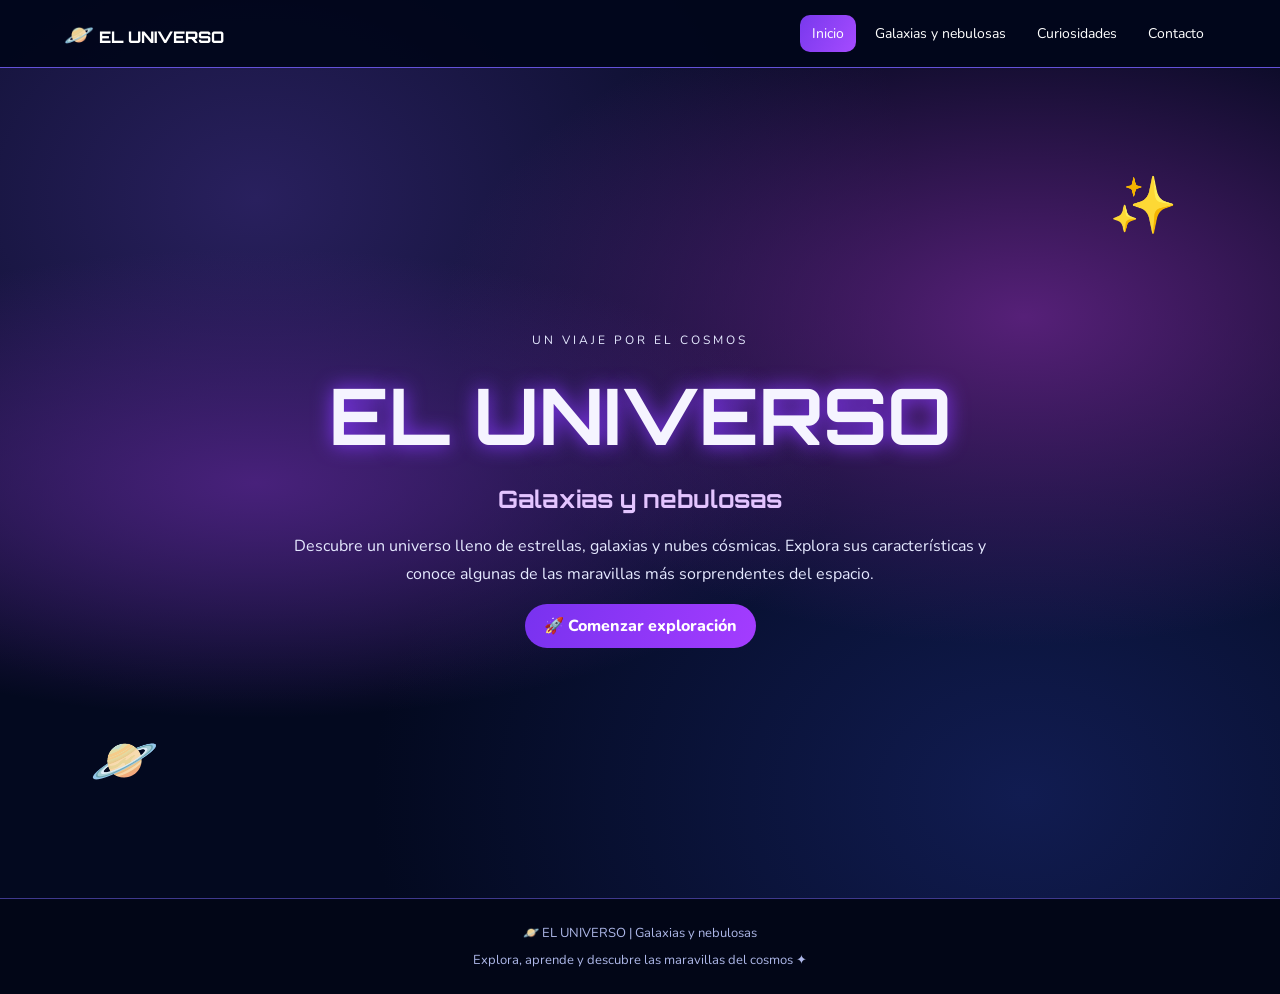
<file: index.html>
<!DOCTYPE html>
<html lang="es">
<head>
 <meta charset="UTF-8">
 <meta name="viewport" content="width=device-width, initial-scale=1.0">
 <title>El Universo | Inicio</title>
 <link rel="stylesheet" href="estilos.css">
</head>
<body>

<header>
 <a href="index.html" class="brand"><span>🪐</span> EL UNIVERSO</a>
 <nav>
  <a href="index.html" class="active">Inicio</a>
  <a href="contenido.html">Galaxias y nebulosas</a>
  <a href="informacion.html">Curiosidades</a>
  <a href="contacto.html">Contacto</a>
 </nav>
</header>

<main>
<section class="page" id="inicio">
 <span class="planeta p1">🪐</span>
 <span class="planeta p2">✨</span>

 <div class="portada">
  <p class="etiqueta">UN VIAJE POR EL COSMOS</p>
  <h1>EL UNIVERSO</h1>
  <h2>Galaxias y nebulosas</h2>

  <p>
   Descubre un universo lleno de estrellas, galaxias y nubes cósmicas.
   Explora sus características y conoce algunas de las maravillas
   más sorprendentes del espacio.
  </p>

  <a class="boton" href="contenido.html">
   🚀 Comenzar exploración
  </a>
 </div>
</section>
</main>

<footer>
 <p>🪐 EL UNIVERSO | Galaxias y nebulosas</p>
 <p>Explora, aprende y descubre las maravillas del cosmos ✦</p>
</footer>

</body>
</html>
</file>
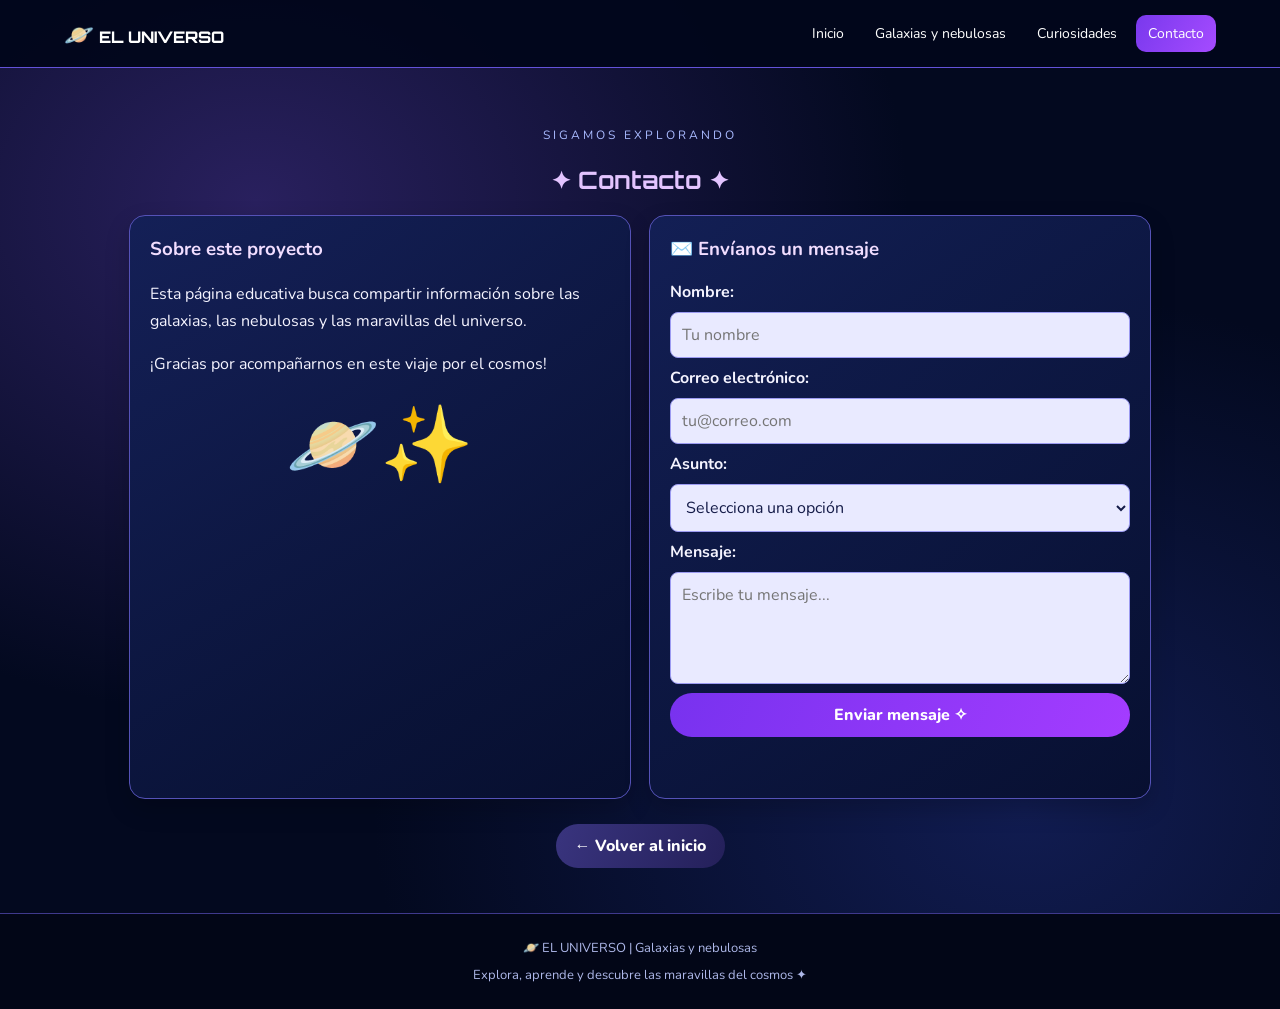
<file: contacto.html>
<!DOCTYPE html>
<html lang="es">
<head>
 <meta charset="UTF-8">
 <meta name="viewport" content="width=device-width, initial-scale=1.0">
 <title>El Universo | Contacto</title>
 <link rel="stylesheet" href="estilos.css">
</head>
<body>

<header>
 <a href="index.html" class="brand"><span>🪐</span> EL UNIVERSO</a>
 <nav>
  <a href="index.html">Inicio</a>
  <a href="contenido.html">Galaxias y nebulosas</a>
  <a href="informacion.html">Curiosidades</a>
  <a href="contacto.html" class="active">Contacto</a>
 </nav>
</header>

<main>
<section class="page">

 <p class="etiqueta centrado">SIGAMOS EXPLORANDO</p>
 <h2>✦ Contacto ✦</h2>

 <div class="contacto">

  <article class="tarjeta">
   <h3>Sobre este proyecto</h3>

   <p>
    Esta página educativa busca compartir información sobre las
    galaxias, las nebulosas y las maravillas del universo.
   </p>

   <p>
    ¡Gracias por acompañarnos en este viaje por el cosmos!
   </p>

   <div class="emoji-grande">🪐✨</div>
  </article>

  <article class="tarjeta">
   <h3>✉️ Envíanos un mensaje</h3>

   <form class="formulario" id="formulario">

    <label for="nombre">Nombre:</label>
    <input id="nombre" type="text" placeholder="Tu nombre" required>

    <label for="correo">Correo electrónico:</label>
    <input id="correo" type="email" placeholder="tu@correo.com" required>

    <label for="asunto">Asunto:</label>

    <select id="asunto" required>
     <option value="">Selecciona una opción</option>
     <option>Pregunta sobre galaxias</option>
     <option>Pregunta sobre nebulosas</option>
     <option>Comentario sobre la página</option>
     <option>Otro</option>
    </select>

    <label for="mensaje">Mensaje:</label>

    <textarea
     id="mensaje"
     rows="4"
     placeholder="Escribe tu mensaje..."
     required></textarea>

    <button class="boton" type="submit">
     Enviar mensaje ✧
    </button>

    <p id="respuesta" aria-live="polite"></p>

   </form>
  </article>

 </div>

 <div class="botones">
  <a class="boton secundario" href="index.html">
   ← Volver al inicio
  </a>
 </div>

</section>
</main>

<footer>
 <p>🪐 EL UNIVERSO | Galaxias y nebulosas</p>
 <p>Explora, aprende y descubre las maravillas del cosmos ✦</p>
</footer>

<script>
document.getElementById("formulario").addEventListener("submit", function(evento) {

 evento.preventDefault();

 const nombre = document.getElementById("nombre").value.trim();

 document.getElementById("respuesta").textContent =
  "¡Gracias, " + nombre + "! El formulario es una demostración y no envía datos realmente.";

 this.reset();

});
</script>

</body>
</html>
</file>
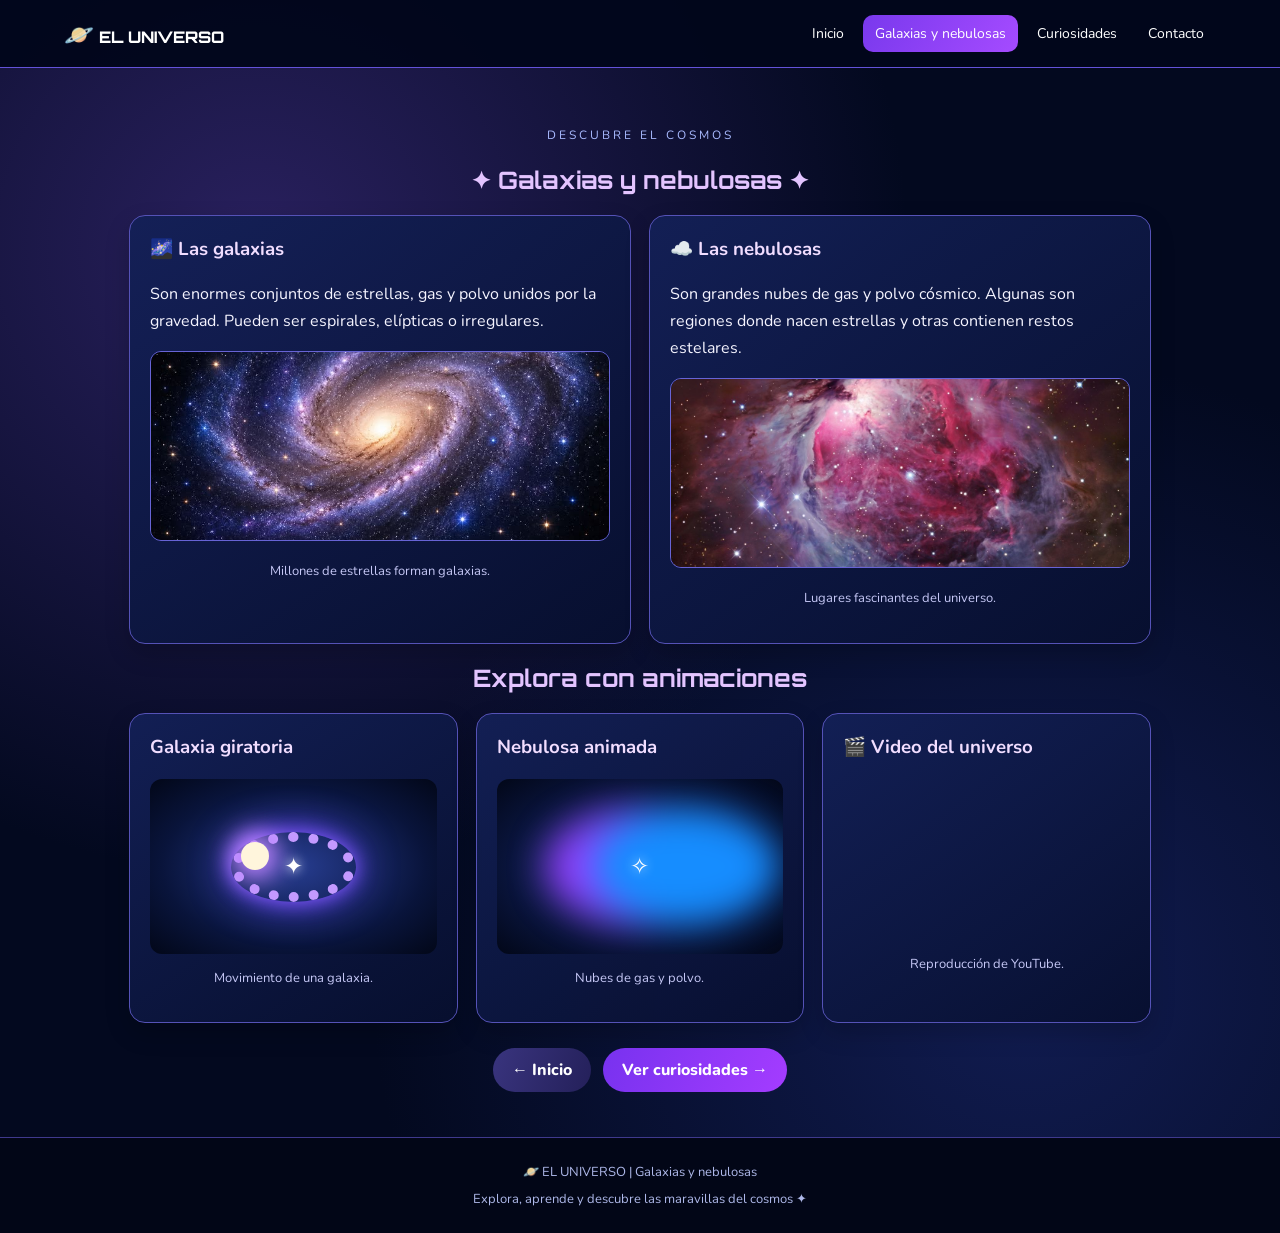
<file: contenido.html>
<!DOCTYPE html>
<html lang="es">
<head>
 <meta charset="UTF-8">
 <meta name="viewport" content="width=device-width, initial-scale=1.0">
 <title>El Universo | Galaxias y nebulosas</title>
 <link rel="stylesheet" href="estilos.css">
</head>
<body>

<header>
 <a href="index.html" class="brand"><span>🪐</span> EL UNIVERSO</a>
 <nav>
  <a href="index.html">Inicio</a>
  <a href="contenido.html" class="active">Galaxias y nebulosas</a>
  <a href="informacion.html">Curiosidades</a>
  <a href="contacto.html">Contacto</a>
 </nav>
</header>

<main>
<section class="page">

 <p class="etiqueta centrado">DESCUBRE EL COSMOS</p>
 <h2>✦ Galaxias y nebulosas ✦</h2>

 <div class="grid">

  <article class="tarjeta">
   <h3>🌌 Las galaxias</h3>
   <p>
    Son enormes conjuntos de estrellas, gas y polvo unidos por la
    gravedad. Pueden ser espirales, elípticas o irregulares.
   </p>

   <img src="galaxia.jpg" alt="Galaxia en el espacio">

   <p class="nota">Millones de estrellas forman galaxias.</p>
  </article>

  <article class="tarjeta">
   <h3>☁️ Las nebulosas</h3>
   <p>
    Son grandes nubes de gas y polvo cósmico. Algunas son regiones
    donde nacen estrellas y otras contienen restos estelares.
   </p>

   <img src="nebulosa.jpg" alt="Nubes cósmicas de colores">

   <p class="nota">Lugares fascinantes del universo.</p>
  </article>

 </div>

 <h2>Explora con animaciones</h2>

 <div class="grid grid3">

  <article class="tarjeta">
   <h3>Galaxia giratoria</h3>

   <div class="animacion">
    <div class="galaxia"></div>
    <span class="estrellas">✦</span>
   </div>

   <p class="nota">Movimiento de una galaxia.</p>
  </article>

  <article class="tarjeta">
   <h3>Nebulosa animada</h3>

   <div class="animacion">
    <div class="nube"></div>
    <span class="estrellas">✧</span>
   </div>

   <p class="nota">Nubes de gas y polvo.</p>
  </article>

  <article class="tarjeta">
   <h3>🎬 Video del universo</h3>

   <iframe
    class="video"
    src="https://www.youtube-nocookie.com/embed/Qj4L0ScHXkI"
    title="Video sobre el universo"
    loading="lazy"
    allow="accelerometer; autoplay; clipboard-write; encrypted-media; gyroscope; picture-in-picture; web-share"
    referrerpolicy="strict-origin-when-cross-origin"
    allowfullscreen>
   </iframe>

   <p class="nota">Reproducción de YouTube.</p>
  </article>

 </div>

 <div class="botones">
  <a class="boton secundario" href="index.html">← Inicio</a>
  <a class="boton" href="informacion.html">Ver curiosidades →</a>
 </div>

</section>
</main>

<footer>
 <p>🪐 EL UNIVERSO | Galaxias y nebulosas</p>
 <p>Explora, aprende y descubre las maravillas del cosmos ✦</p>
</footer>

</body>
</html>
</file>
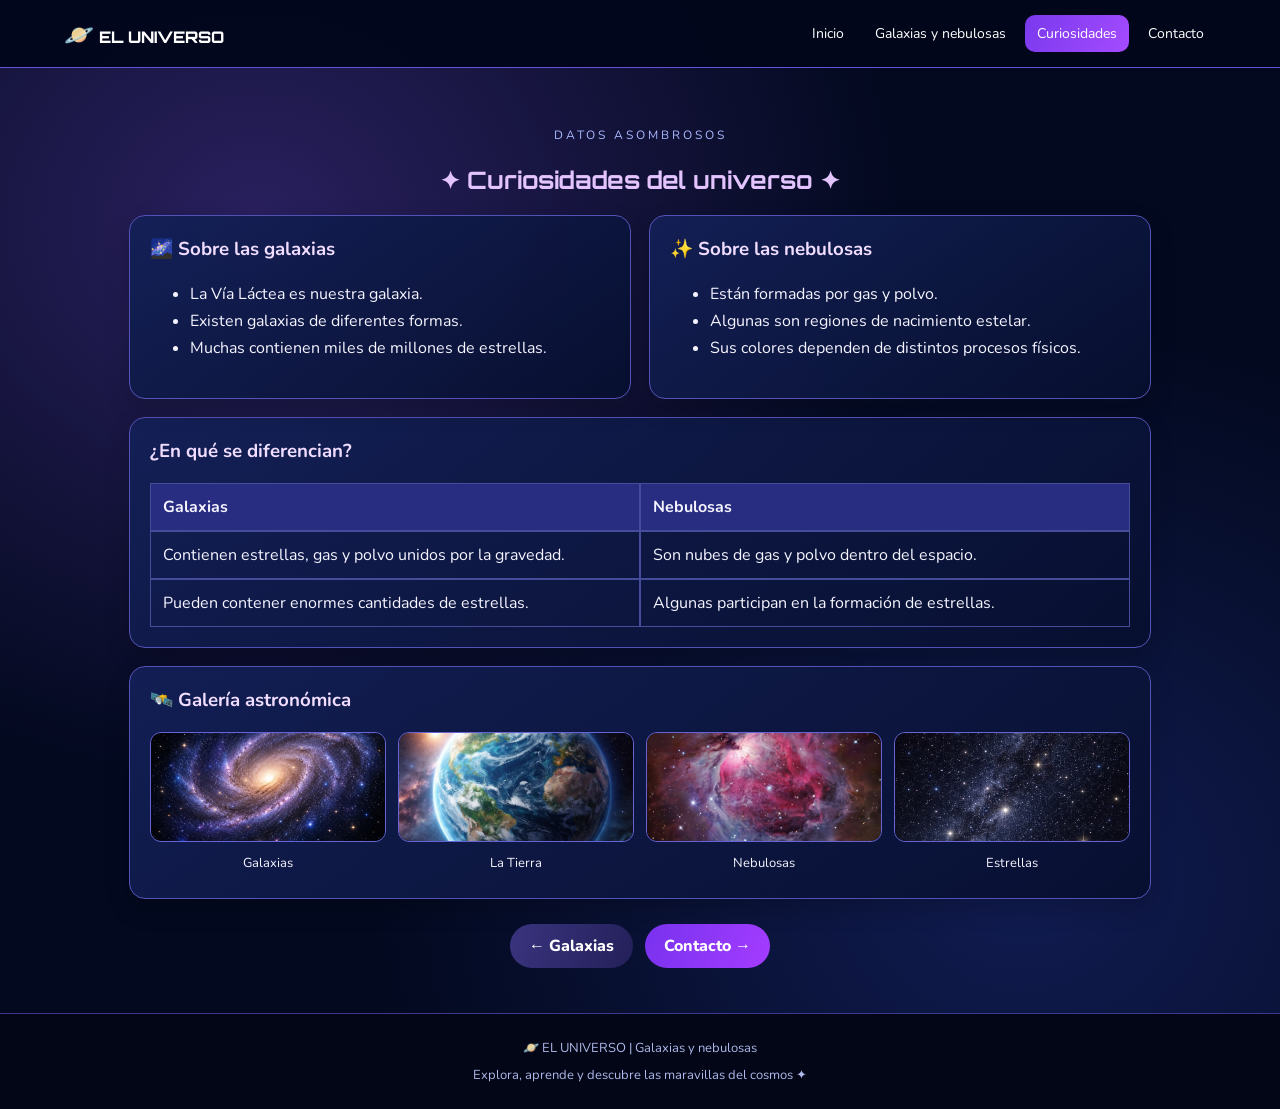
<file: informacion.html>
<!DOCTYPE html>
<html lang="es">
<head>
 <meta charset="UTF-8">
 <meta name="viewport" content="width=device-width, initial-scale=1.0">
 <title>El Universo | Curiosidades</title>
 <link rel="stylesheet" href="estilos.css">
</head>
<body>

<header>
 <a href="index.html" class="brand"><span>🪐</span> EL UNIVERSO</a>
 <nav>
  <a href="index.html">Inicio</a>
  <a href="contenido.html">Galaxias y nebulosas</a>
  <a href="informacion.html" class="active">Curiosidades</a>
  <a href="contacto.html">Contacto</a>
 </nav>
</header>

<main>
<section class="page">

 <p class="etiqueta centrado">DATOS ASOMBROSOS</p>
 <h2>✦ Curiosidades del universo ✦</h2>

 <div class="grid">

  <article class="tarjeta">
   <h3>🌌 Sobre las galaxias</h3>
   <ul>
    <li>La Vía Láctea es nuestra galaxia.</li>
    <li>Existen galaxias de diferentes formas.</li>
    <li>Muchas contienen miles de millones de estrellas.</li>
   </ul>
  </article>

  <article class="tarjeta">
   <h3>✨ Sobre las nebulosas</h3>
   <ul>
    <li>Están formadas por gas y polvo.</li>
    <li>Algunas son regiones de nacimiento estelar.</li>
    <li>Sus colores dependen de distintos procesos físicos.</li>
   </ul>
  </article>

 </div>

 <article class="tarjeta separacion-superior">
  <h3>¿En qué se diferencian?</h3>

  <div class="diferencias">
   <div class="titulo">Galaxias</div>
   <div class="titulo">Nebulosas</div>

   <div>Contienen estrellas, gas y polvo unidos por la gravedad.</div>
   <div>Son nubes de gas y polvo dentro del espacio.</div>

   <div>Pueden contener enormes cantidades de estrellas.</div>
   <div>Algunas participan en la formación de estrellas.</div>
  </div>
 </article>

 <article class="tarjeta separacion-superior">
  <h3>🛰️ Galería astronómica</h3>

  <div class="galeria">

   <figure>
    <img src="galaxia.jpg" alt="Galaxia">
    <figcaption>Galaxias</figcaption>
   </figure>

   <figure>
    <img src="tierra.jpg" alt="La Tierra">
    <figcaption>La Tierra</figcaption>
   </figure>

   <figure>
    <img src="nebulosa.jpg" alt="Nebulosa">
    <figcaption>Nebulosas</figcaption>
   </figure>

   <figure>
    <img src="estrellas.jpg" alt="Estrellas">
    <figcaption>Estrellas</figcaption>
   </figure>

  </div>
 </article>

 <div class="botones">
  <a class="boton secundario" href="contenido.html">← Galaxias</a>
  <a class="boton" href="contacto.html">Contacto →</a>
 </div>

</section>
</main>

<footer>
 <p>🪐 EL UNIVERSO | Galaxias y nebulosas</p>
 <p>Explora, aprende y descubre las maravillas del cosmos ✦</p>
</footer>

</body>
</html>
</file>
<file: estilos.css>
@import url('https://fonts.googleapis.com/css2?family=Nunito:wght@400;600;700;800&family=Orbitron:wght@500;700;800&display=swap');

* {
 box-sizing: border-box;
}

body {
 margin: 0;
 font-family: Nunito, sans-serif;
 color: #f5f4ff;
 background:
 radial-gradient(ellipse at 20% 20%, #29205e, transparent 45%),
 radial-gradient(ellipse at 80% 80%, #111c51, transparent 45%),
 #03091f;
 min-height: 100vh;
}

header {
 position: sticky;
 top: 0;
 z-index: 10;
 display: flex;
 justify-content: space-between;
 align-items: center;
 flex-wrap: wrap;
 gap: 12px;
 padding: 15px 5%;
 background: #02071cf5;
 border-bottom: 1px solid #6352d9;
}

.brand {
 color: white;
 text-decoration: none;
 font-family: Orbitron, sans-serif;
 font-weight: 800;
}

.brand span {
 color: #bca7ff;
 font-size: 24px;
}

nav {
 display: flex;
 gap: 7px;
 flex-wrap: wrap;
}

nav a {
 color: white;
 text-decoration: none;
 padding: 9px 12px;
 border-radius: 10px;
 font-size: 14px;
}

nav a:hover,
nav a.active {
 background: linear-gradient(120deg, #7939ed, #a54bff);
}

main {
 min-height: calc(100vh - 130px);
}

.page {
 max-width: 1150px;
 margin: auto;
 padding: 45px 5%;
 min-height: calc(100vh - 130px);
 animation: entrada .35s ease;
}

#inicio {
 display: flex;
 align-items: center;
 justify-content: center;
 text-align: center;
 max-width: none;
 min-height: calc(100vh - 70px);
 position: relative;
 overflow: hidden;
 background:
 radial-gradient(ellipse at 20% 50%, #48217b, transparent 40%),
 radial-gradient(ellipse at 80% 30%, #562078, transparent 40%);
}

.portada {
 max-width: 700px;
 position: relative;
 z-index: 1;
}

.etiqueta {
 color: #a9baff;
 letter-spacing: 3px;
 font-size: 12px;
}

h1, h2 {
 font-family: Orbitron, sans-serif;
}

h1 {
 font-size: clamp(40px, 8vw, 78px);
 margin: 15px 0;
 text-shadow: 0 0 20px #873aff;
}

h2 {
 color: #e3c4ff;
 text-align: center;
}

h3 {
 color: #f1ddff;
}

p, li {
 line-height: 1.7;
}

.portada p {
 color: #e5e9ff;
}

.planeta {
 position: absolute;
 font-size: 55px;
 animation: flotar 4s ease-in-out infinite;
}

.p1 {
 left: 7%;
 bottom: 12%;
}

.p2 {
 right: 8%;
 top: 12%;
 animation-delay: 1s;
}

.boton {
 display: inline-block;
 padding: 11px 19px;
 border: 0;
 border-radius: 25px;
 background: linear-gradient(110deg, #7832ef, #a43cff);
 color: white;
 font: inherit;
 font-weight: 800;
 text-decoration: none;
 cursor: pointer;
 transition: .2s;
}

.boton:hover {
 transform: translateY(-3px);
 box-shadow: 0 0 18px #984dff;
}

.secundario {
 background: linear-gradient(110deg, #39347e, #24205a);
}

.grid {
 display: grid;
 grid-template-columns: repeat(2, minmax(0, 1fr));
 gap: 18px;
}

.grid3 {
 grid-template-columns: repeat(3, minmax(0, 1fr));
}

.tarjeta {
 background: linear-gradient(145deg, #132057ee, #070f2fee);
 border: 1px solid #5552b7;
 border-radius: 16px;
 padding: 20px;
 min-width: 0;
 box-shadow: 0 10px 25px #0003;
}

.tarjeta h3 {
 margin-top: 0;
}

.tarjeta img {
 width: 100%;
 height: 190px;
 object-fit: cover;
 border-radius: 11px;
 border: 1px solid #6763d5;
}

.nota {
 text-align: center;
 color: #c5c7f5;
 font-size: 13px;
}

.animacion {
 height: 175px;
 display: grid;
 place-items: center;
 position: relative;
 overflow: hidden;
 border-radius: 12px;
 background: radial-gradient(ellipse, #273d91, #09143b 65%, #020718);
}

.galaxia {
 width: 125px;
 height: 70px;
 border: 10px dotted #c49aff;
 border-radius: 50%;
 box-shadow: 0 0 20px #885dff, 0 0 40px #5137d9;
 animation: girar 9s linear infinite;
}

.galaxia:after {
 content: "";
 position: absolute;
 width: 28px;
 height: 28px;
 border-radius: 50%;
 background: #fff5dc;
 box-shadow: 0 0 25px 10px #bc83ff;
}

.nube {
 position: absolute;
 width: 65%;
 height: 65%;
 border-radius: 50%;
 filter: blur(18px);
 background: #943eff;
 animation: mover 5s ease-in-out infinite alternate;
}

.nube:after {
 content: "";
 position: absolute;
 width: 100%;
 height: 100%;
 left: 45px;
 background: #168dff;
 border-radius: 50%;
}

.estrellas {
 position: absolute;
 color: white;
 font-size: 23px;
 text-shadow: 0 0 12px white;
}

.video {
 width: 100%;
 aspect-ratio: 16/9;
 display: block;
 border: 0;
 border-radius: 12px;
}

.diferencias {
 display: grid;
 grid-template-columns: 1fr 1fr;
}

.diferencias div {
 padding: 12px;
 border: 1px solid #454d9b;
}

.diferencias .titulo {
 background: #292d81;
 font-weight: bold;
}

.galeria {
 display: grid;
 grid-template-columns: repeat(4, minmax(0, 1fr));
 gap: 12px;
}

.galeria figure {
 margin: 0;
}

.galeria img {
 height: 110px;
}

.galeria figcaption {
 text-align: center;
 font-size: 13px;
 padding: 6px;
}

.botones {
 display: flex;
 justify-content: center;
 flex-wrap: wrap;
 gap: 12px;
 margin-top: 25px;
}

.contacto {
 display: grid;
 grid-template-columns: 1fr 1fr;
 gap: 18px;
}

.formulario {
 display: flex;
 flex-direction: column;
 gap: 9px;
}

.formulario label {
 font-weight: bold;
}

.formulario input,
.formulario select,
.formulario textarea {
 width: 100%;
 padding: 11px;
 border-radius: 8px;
 border: 1px solid #9c9bf1;
 background: #e9eaff;
 color: #141b48;
 font: inherit;
}

.formulario textarea {
 resize: vertical;
}

#respuesta {
 color: #b6ffdf;
 text-align: center;
}

.centrado {
 text-align: center;
}

.separacion-superior {
 margin-top: 18px;
}

.emoji-grande {
 font-size: 75px;
 text-align: center;
}

footer {
 text-align: center;
 padding: 18px;
 background: #020617;
 border-top: 1px solid #3f398d;
 color: #aeb8e9;
 font-size: 13px;
}

footer p {
 margin: 5px;
}

@keyframes girar {
 to {
  transform: rotate(360deg);
 }
}

@keyframes flotar {
 50% {
  transform: translateY(-12px);
 }
}

@keyframes mover {
 from {
  transform: translate(-15px, -5px) scale(.9);
 }
 to {
  transform: translate(20px, 10px) scale(1.15);
 }
}

@keyframes entrada {
 from {
  opacity: 0;
  transform: translateY(7px);
 }
 to {
  opacity: 1;
  transform: translateY(0);
 }
}

@media(max-width:800px) {
 header {
  justify-content: center;
 }

 nav {
  justify-content: center;
 }

 .grid3 {
  grid-template-columns: 1fr 1fr;
 }

 .contacto {
  grid-template-columns: 1fr;
 }
}

@media(max-width:550px) {
 .page {
  padding: 30px 16px;
 }

 .grid,
 .grid3 {
  grid-template-columns: 1fr;
 }

 .galeria {
  grid-template-columns: 1fr 1fr;
 }

 .planeta {
  font-size: 38px;
 }

 .p1 {
  left: 2%;
 }

 .p2 {
  right: 2%;
 }

 .tarjeta {
  padding: 16px;
 }

 nav a {
  font-size: 13px;
  padding: 8px;
 }
}
</file>
